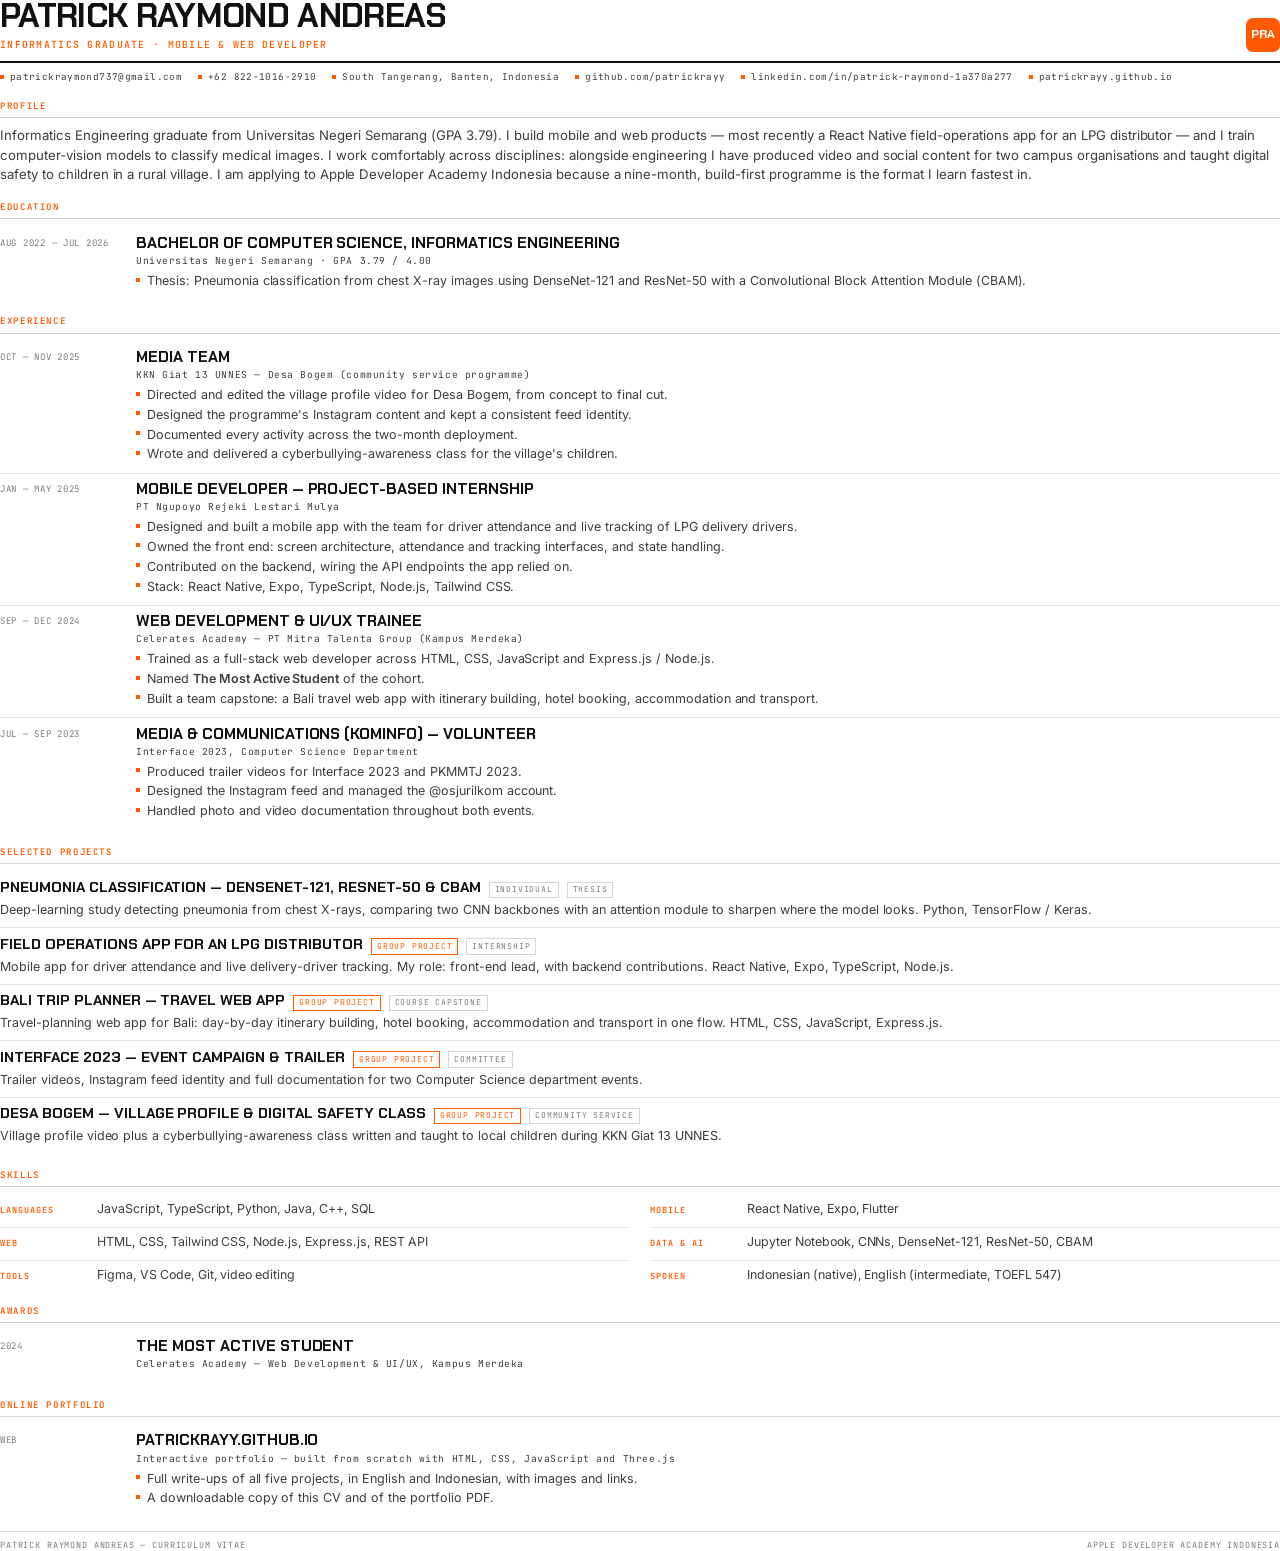
<file: pdf-source/cv.html>
<!DOCTYPE html>
<html lang="en">
<head>
<meta charset="utf-8">
<title>Patrick Raymond Andreas — CV</title>
<link rel="stylesheet" href="print.css">
<style>
@page { size: A4; margin: 12mm 13mm; }

/* ------------------------------------------------------------- masthead */
.masthead {
  display: grid;
  grid-template-columns: 1fr auto;
  align-items: end;
  gap: 14px;
  padding-bottom: 9px;
  border-bottom: 2.4px solid var(--ink);
}
.masthead h1 { font-family:"Chakra Petch",sans-serif; font-weight:700; font-size:25pt; line-height:.98; text-transform:uppercase; letter-spacing:-.02em; }
.masthead .role { font-family:"JetBrains Mono",monospace; font-size:7.4pt; letter-spacing:.13em; text-transform:uppercase; color:var(--accent); margin-top:5px; font-weight:500; }
.masthead .mark { width:34px; height:34px; background:var(--accent); color:#fff; display:grid; place-items:center; font-family:"Chakra Petch",sans-serif; font-weight:700; font-size:9pt; border-radius:7px; }

.contactbar {
  display: flex;
  flex-wrap: wrap;
  gap: 4px 16px;
  padding: 7px 0 0;
  font-family: "JetBrains Mono", monospace;
  font-size: 7pt;
  letter-spacing: .04em;
  color: var(--ink-2);
}
.contactbar span::before { content: ""; display:inline-block; width:4px; height:4px; background:var(--accent); margin-right:6px; vertical-align:1.5px; }

/* -------------------------------------------------------------- section */
.sec { margin-top: 16px; break-inside: avoid; }
.sec > h2 {
  font-family: "JetBrains Mono", monospace;
  font-size: 6.8pt;
  letter-spacing: .18em;
  text-transform: uppercase;
  font-weight: 600;
  color: var(--accent);
  padding-bottom: 4px;
  border-bottom: 1px solid var(--line);
  margin-bottom: 8px;
}

.profile { font-size: 9.9pt; color: var(--ink-2); line-height: 1.5; }

/* --------------------------------------------------------------- entries */
.entry { display: grid; grid-template-columns: 122px 1fr; gap: 14px; padding: 7.5px 0; break-inside: avoid; }
.entry + .entry { border-top: 1px solid var(--line-soft); }
.entry__when { font-family:"JetBrains Mono",monospace; font-size:6.8pt; letter-spacing:.08em; text-transform:uppercase; color:var(--muted); padding-top:2px; }
.entry__title { font-family:"Chakra Petch",sans-serif; font-weight:700; font-size:11.6pt; text-transform:uppercase; line-height:1.1; }
.entry__org { font-family:"JetBrains Mono",monospace; font-size:7.2pt; letter-spacing:.06em; color:var(--ink-2); margin:2px 0 4px; }
.entry ul li { position:relative; padding-left:11px; font-size:9.4pt; color:var(--ink-2); margin-bottom:1.5px; }
.entry ul li::before { content:""; position:absolute; left:0; top:5.5px; width:4px; height:4px; background:var(--accent); }

/* -------------------------------------------------------------- projects */
.proj { padding: 7.5px 0; break-inside: avoid; }
.proj + .proj { border-top: 1px solid var(--line-soft); }
.proj__head { display:flex; align-items:baseline; gap:8px; flex-wrap:wrap; }
.proj__title { font-family:"Chakra Petch",sans-serif; font-weight:700; font-size:11pt; text-transform:uppercase; line-height:1.1; }
.pill { font-family:"JetBrains Mono",monospace; font-size:6pt; letter-spacing:.1em; text-transform:uppercase; border:.8px solid var(--line); padding:1.5px 5px; color:var(--muted); }
.pill--group { border-color:var(--accent); color:var(--accent); }
.proj p { font-size:9.4pt; color:var(--ink-2); margin-top:3px; }

/* ---------------------------------------------------------------- skills */
.skills { display: grid; grid-template-columns: repeat(2, 1fr); gap: 5px 20px; }
.skills div { display:grid; grid-template-columns: 88px 1fr; gap:9px; align-items:baseline; padding:4.5px 0; border-top:1px solid var(--line-soft); }
.skills div:nth-child(-n+2) { border-top:0; }
.skills dt, .skills .k { font-family:"JetBrains Mono",monospace; font-size:6.4pt; letter-spacing:.11em; text-transform:uppercase; color:var(--accent); font-weight:600; }
.skills .v { font-size:9.3pt; color:var(--ink-2); }

/* ---------------------------------------------------------------- footer */
.foot { margin-top: 14px; padding-top: 7px; border-top: 1px solid var(--line); display:flex; justify-content:space-between; gap:14px; font-family:"JetBrains Mono",monospace; font-size:6.4pt; letter-spacing:.1em; text-transform:uppercase; color:var(--muted); }
</style>
</head>
<body>

<header class="masthead">
  <div>
    <h1>Patrick Raymond Andreas</h1>
    <div class="role">Informatics Graduate · Mobile &amp; Web Developer</div>
  </div>
  <div class="mark">PRA</div>
</header>

<div class="contactbar">
  <span>patrickraymond737@gmail.com</span>
  <span>+62 822-1016-2910</span>
  <span>South Tangerang, Banten, Indonesia</span>
  <span>github.com/patrickrayy</span>
  <span>linkedin.com/in/patrick-raymond-1a370a277</span>
  <!-- Ganti kalau URL GitHub Pages Anda berbeda -->
  <span>patrickrayy.github.io</span>
</div>

<section class="sec">
  <h2>Profile</h2>
  <p class="profile">
    Informatics Engineering graduate from Universitas Negeri Semarang (GPA 3.79). I build mobile and web
    products — most recently a React Native field-operations app for an LPG distributor — and I train
    computer-vision models to classify medical images. I work comfortably across disciplines: alongside
    engineering I have produced video and social content for two campus organisations and taught digital
    safety to children in a rural village. I am applying to Apple Developer Academy Indonesia because a
    nine-month, build-first programme is the format I learn fastest in.
  </p>
</section>

<section class="sec">
  <h2>Education</h2>
  <div class="entry">
    <div class="entry__when">Aug 2022 — Jul 2026</div>
    <div>
      <div class="entry__title">Bachelor of Computer Science, Informatics Engineering</div>
      <div class="entry__org">Universitas Negeri Semarang · GPA 3.79 / 4.00</div>
      <ul>
        <li>Thesis: Pneumonia classification from chest X-ray images using DenseNet-121 and ResNet-50 with a Convolutional Block Attention Module (CBAM).</li>
      </ul>
    </div>
  </div>
</section>

<section class="sec">
  <h2>Experience</h2>

  <div class="entry">
    <div class="entry__when">Oct — Nov 2025</div>
    <div>
      <div class="entry__title">Media Team</div>
      <div class="entry__org">KKN Giat 13 UNNES — Desa Bogem (community service programme)</div>
      <ul>
        <li>Directed and edited the village profile video for Desa Bogem, from concept to final cut.</li>
        <li>Designed the programme's Instagram content and kept a consistent feed identity.</li>
        <li>Documented every activity across the two-month deployment.</li>
        <li>Wrote and delivered a cyberbullying-awareness class for the village's children.</li>
      </ul>
    </div>
  </div>

  <div class="entry">
    <div class="entry__when">Jan — May 2025</div>
    <div>
      <div class="entry__title">Mobile Developer — Project-based Internship</div>
      <div class="entry__org">PT Ngupoyo Rejeki Lestari Mulya</div>
      <ul>
        <li>Designed and built a mobile app with the team for driver attendance and live tracking of LPG delivery drivers.</li>
        <li>Owned the front end: screen architecture, attendance and tracking interfaces, and state handling.</li>
        <li>Contributed on the backend, wiring the API endpoints the app relied on.</li>
        <li>Stack: React Native, Expo, TypeScript, Node.js, Tailwind CSS.</li>
      </ul>
    </div>
  </div>

  <div class="entry">
    <div class="entry__when">Sep — Dec 2024</div>
    <div>
      <div class="entry__title">Web Development &amp; UI/UX Trainee</div>
      <div class="entry__org">Celerates Academy — PT Mitra Talenta Group (Kampus Merdeka)</div>
      <ul>
        <li>Trained as a full-stack web developer across HTML, CSS, JavaScript and Express.js / Node.js.</li>
        <li>Named <strong>The Most Active Student</strong> of the cohort.</li>
        <li>Built a team capstone: a Bali travel web app with itinerary building, hotel booking, accommodation and transport.</li>
      </ul>
    </div>
  </div>

  <div class="entry">
    <div class="entry__when">Jul — Sep 2023</div>
    <div>
      <div class="entry__title">Media &amp; Communications (Kominfo) — Volunteer</div>
      <div class="entry__org">Interface 2023, Computer Science Department</div>
      <ul>
        <li>Produced trailer videos for Interface 2023 and PKMMTJ 2023.</li>
        <li>Designed the Instagram feed and managed the @osjurilkom account.</li>
        <li>Handled photo and video documentation throughout both events.</li>
      </ul>
    </div>
  </div>
</section>

<section class="sec">
  <h2>Selected Projects</h2>

  <div class="proj">
    <div class="proj__head">
      <span class="proj__title">Pneumonia Classification — DenseNet-121, ResNet-50 &amp; CBAM</span>
      <span class="pill">Individual</span>
      <span class="pill">Thesis</span>
    </div>
    <p>Deep-learning study detecting pneumonia from chest X-rays, comparing two CNN backbones with an attention module to sharpen where the model looks. Python, TensorFlow / Keras.</p>
  </div>

  <div class="proj">
    <div class="proj__head">
      <span class="proj__title">Field Operations App for an LPG Distributor</span>
      <span class="pill pill--group">Group project</span>
      <span class="pill">Internship</span>
    </div>
    <p>Mobile app for driver attendance and live delivery-driver tracking. My role: front-end lead, with backend contributions. React Native, Expo, TypeScript, Node.js.</p>
  </div>

  <div class="proj">
    <div class="proj__head">
      <span class="proj__title">Bali Trip Planner — Travel Web App</span>
      <span class="pill pill--group">Group project</span>
      <span class="pill">Course capstone</span>
    </div>
    <p>Travel-planning web app for Bali: day-by-day itinerary building, hotel booking, accommodation and transport in one flow. HTML, CSS, JavaScript, Express.js.</p>
  </div>

  <div class="proj">
    <div class="proj__head">
      <span class="proj__title">Interface 2023 — Event Campaign &amp; Trailer</span>
      <span class="pill pill--group">Group project</span>
      <span class="pill">Committee</span>
    </div>
    <p>Trailer videos, Instagram feed identity and full documentation for two Computer Science department events.</p>
  </div>

  <div class="proj">
    <div class="proj__head">
      <span class="proj__title">Desa Bogem — Village Profile &amp; Digital Safety Class</span>
      <span class="pill pill--group">Group project</span>
      <span class="pill">Community service</span>
    </div>
    <p>Village profile video plus a cyberbullying-awareness class written and taught to local children during KKN Giat 13 UNNES.</p>
  </div>
</section>

<section class="sec">
  <h2>Skills</h2>
  <div class="skills">
    <div><span class="k">Languages</span><span class="v">JavaScript, TypeScript, Python, Java, C++, SQL</span></div>
    <div><span class="k">Mobile</span><span class="v">React Native, Expo, Flutter</span></div>
    <div><span class="k">Web</span><span class="v">HTML, CSS, Tailwind CSS, Node.js, Express.js, REST API</span></div>
    <div><span class="k">Data &amp; AI</span><span class="v">Jupyter Notebook, CNNs, DenseNet-121, ResNet-50, CBAM</span></div>
    <div><span class="k">Tools</span><span class="v">Figma, VS Code, Git, video editing</span></div>
    <div><span class="k">Spoken</span><span class="v">Indonesian (native), English (intermediate, TOEFL 547)</span></div>
  </div>
</section>

<section class="sec">
  <h2>Awards</h2>
  <div class="entry">
    <div class="entry__when">2024</div>
    <div>
      <div class="entry__title">The Most Active Student</div>
      <div class="entry__org">Celerates Academy — Web Development &amp; UI/UX, Kampus Merdeka</div>
    </div>
  </div>
</section>

<section class="sec">
  <h2>Online Portfolio</h2>
  <div class="entry">
    <div class="entry__when">Web</div>
    <div>
      <div class="entry__title">patrickrayy.github.io</div>
      <div class="entry__org">Interactive portfolio — built from scratch with HTML, CSS, JavaScript and Three.js</div>
      <ul>
        <li>Full write-ups of all five projects, in English and Indonesian, with images and links.</li>
        <li>A downloadable copy of this CV and of the portfolio PDF.</li>
      </ul>
    </div>
  </div>
</section>

<div class="foot">
  <span>Patrick Raymond Andreas — Curriculum Vitae</span>
  <span>Apple Developer Academy Indonesia</span>
</div>

</body>
</html>
</file>
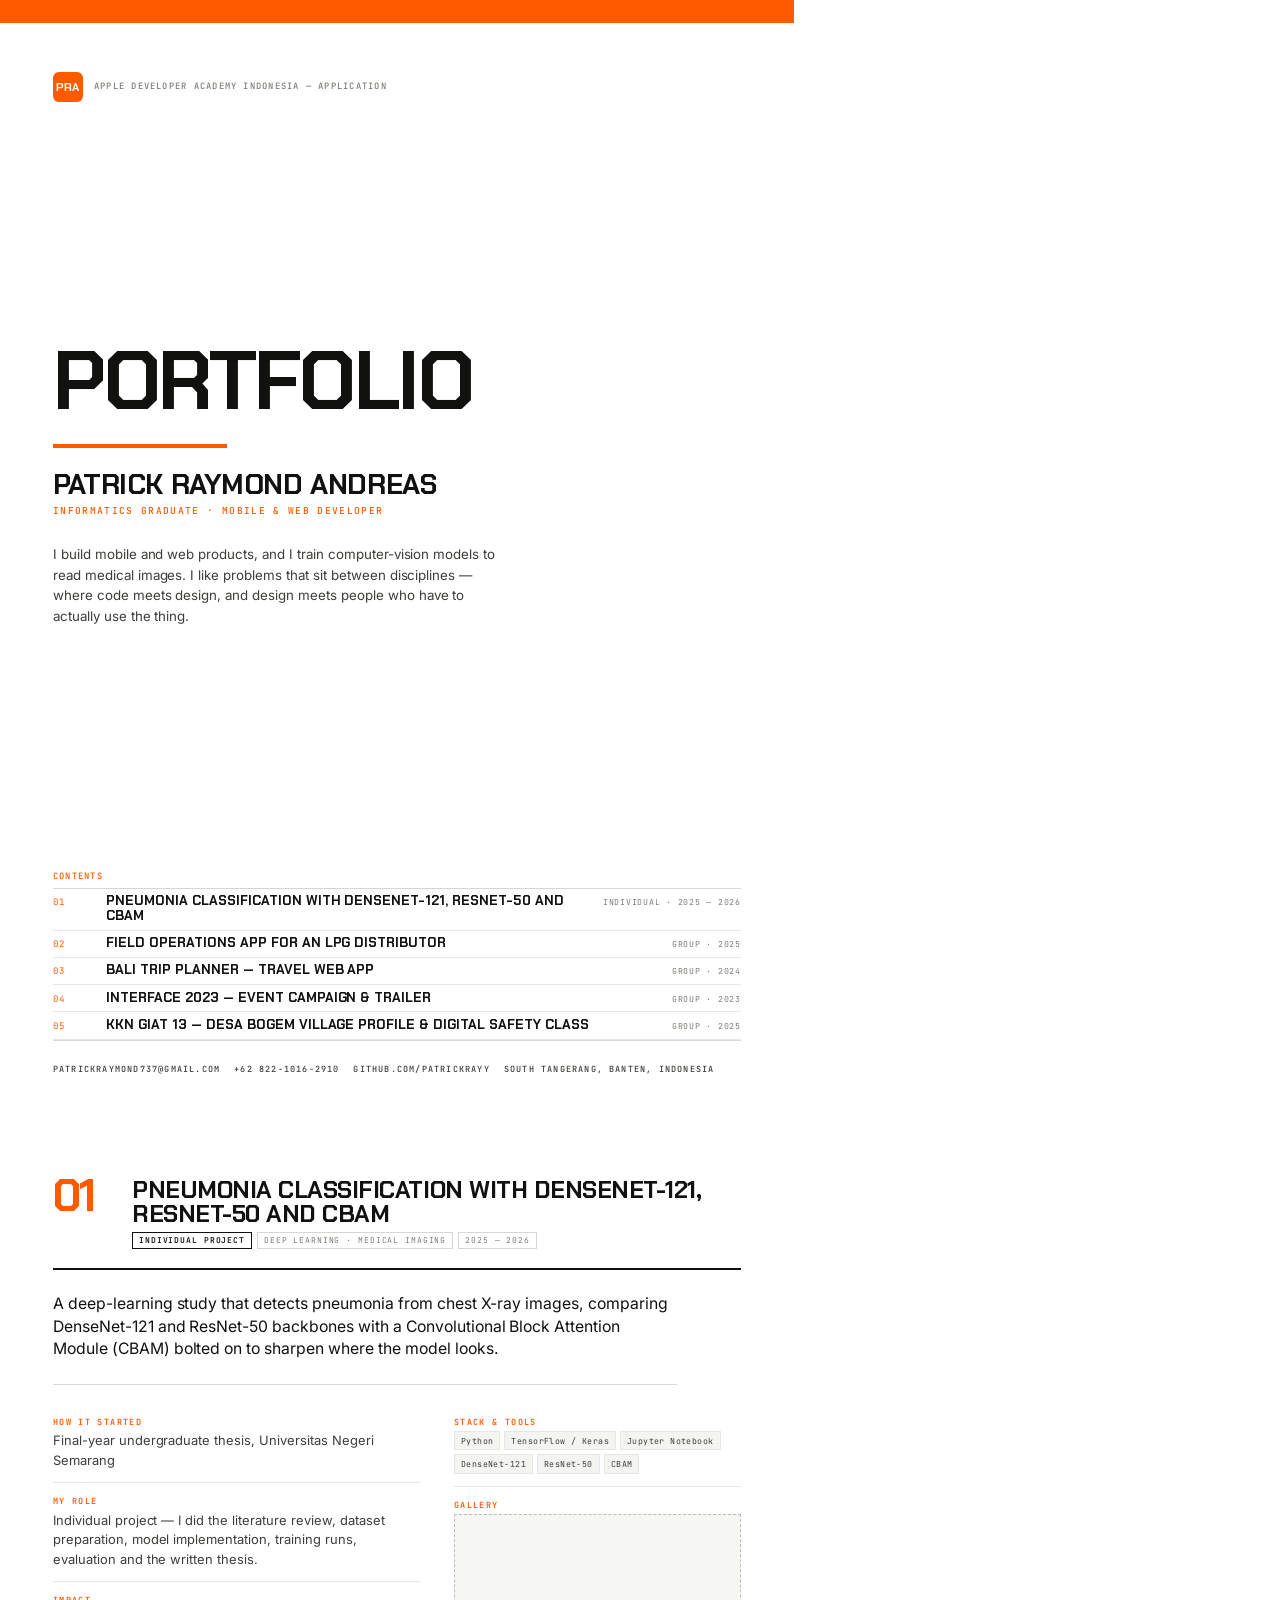
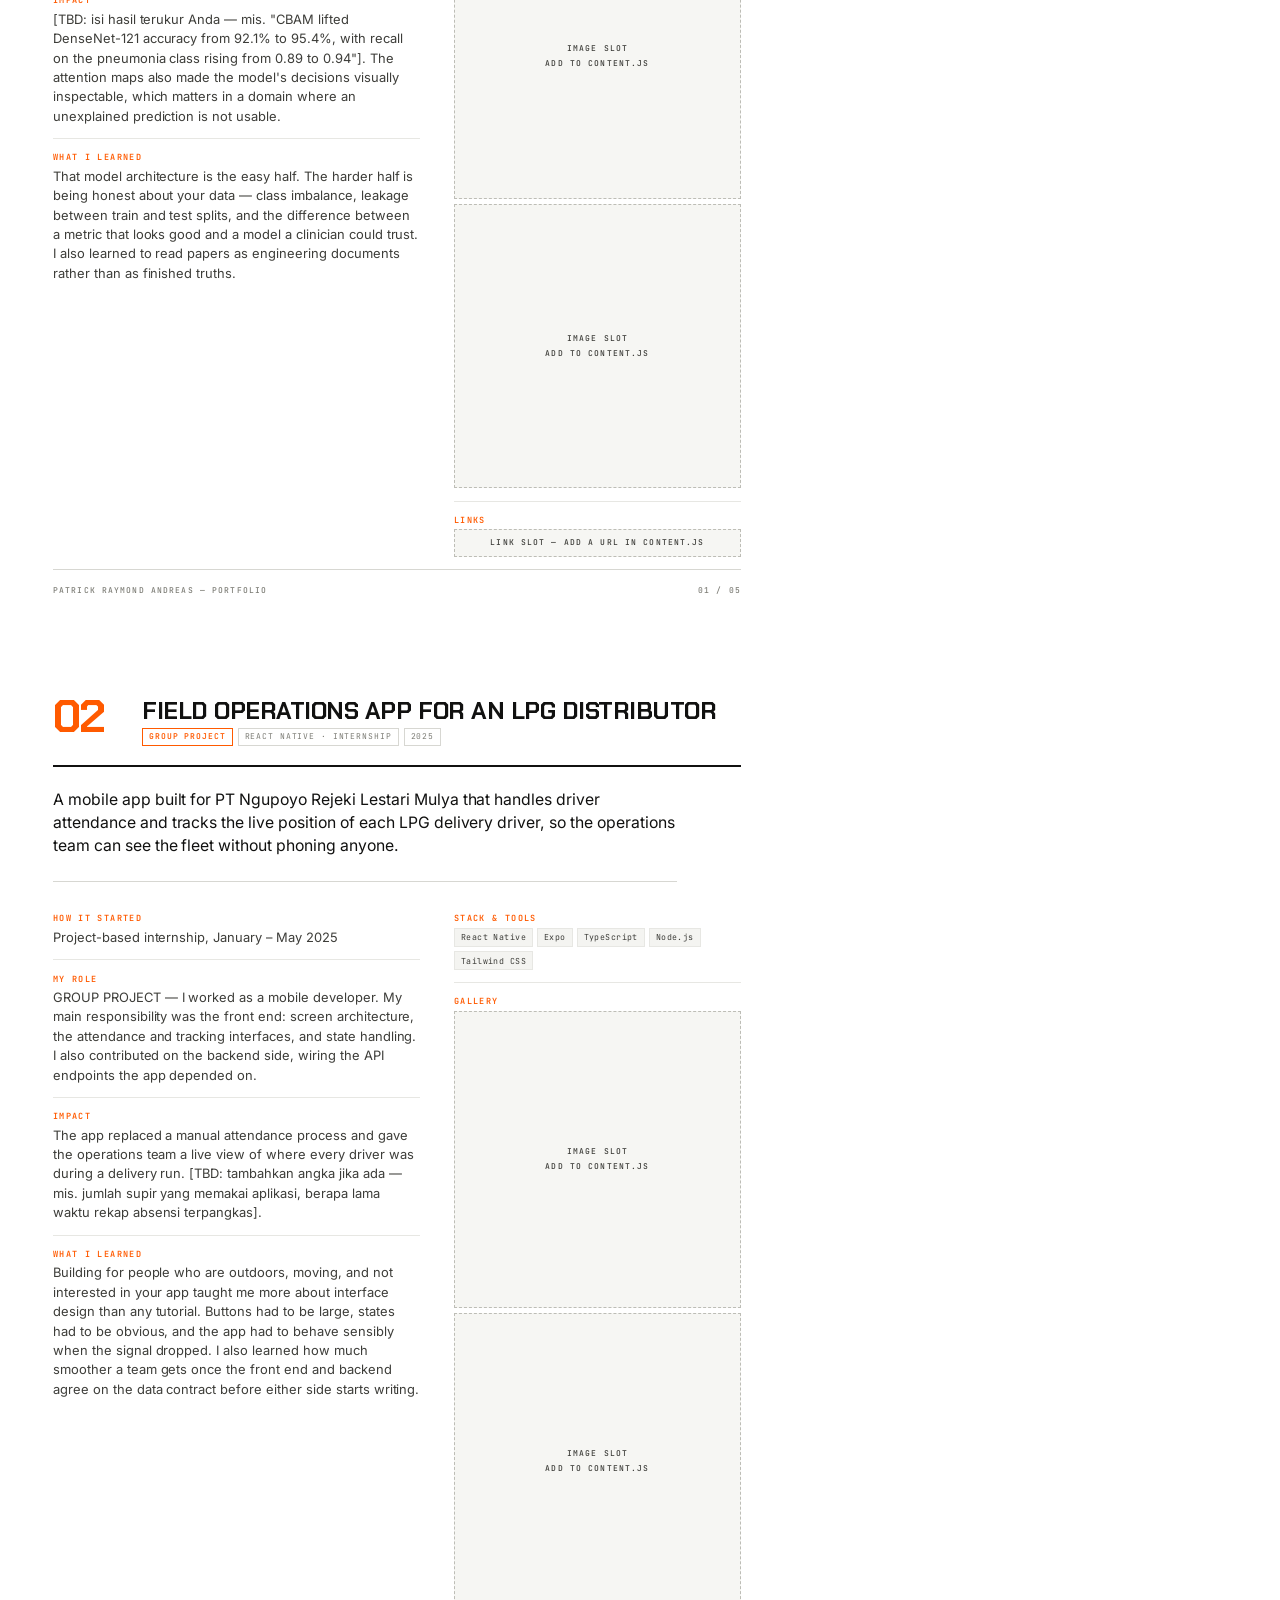
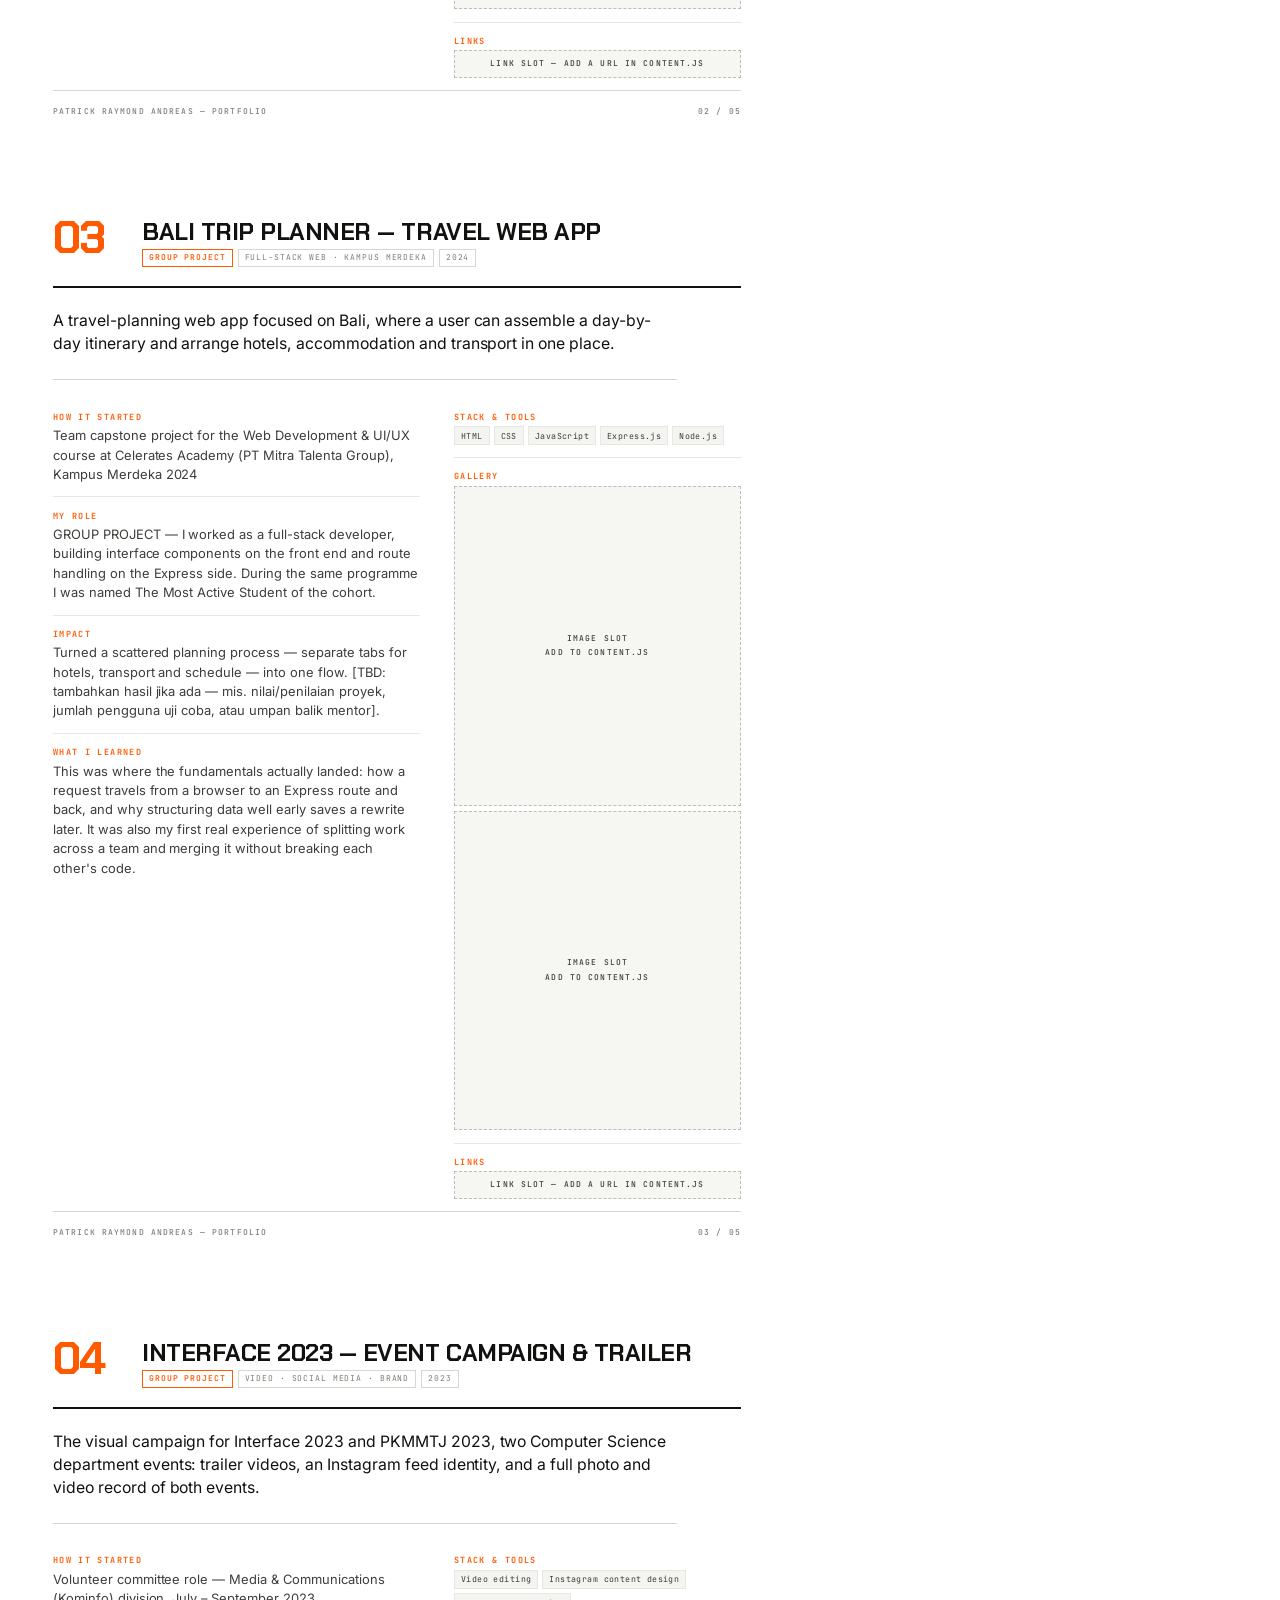
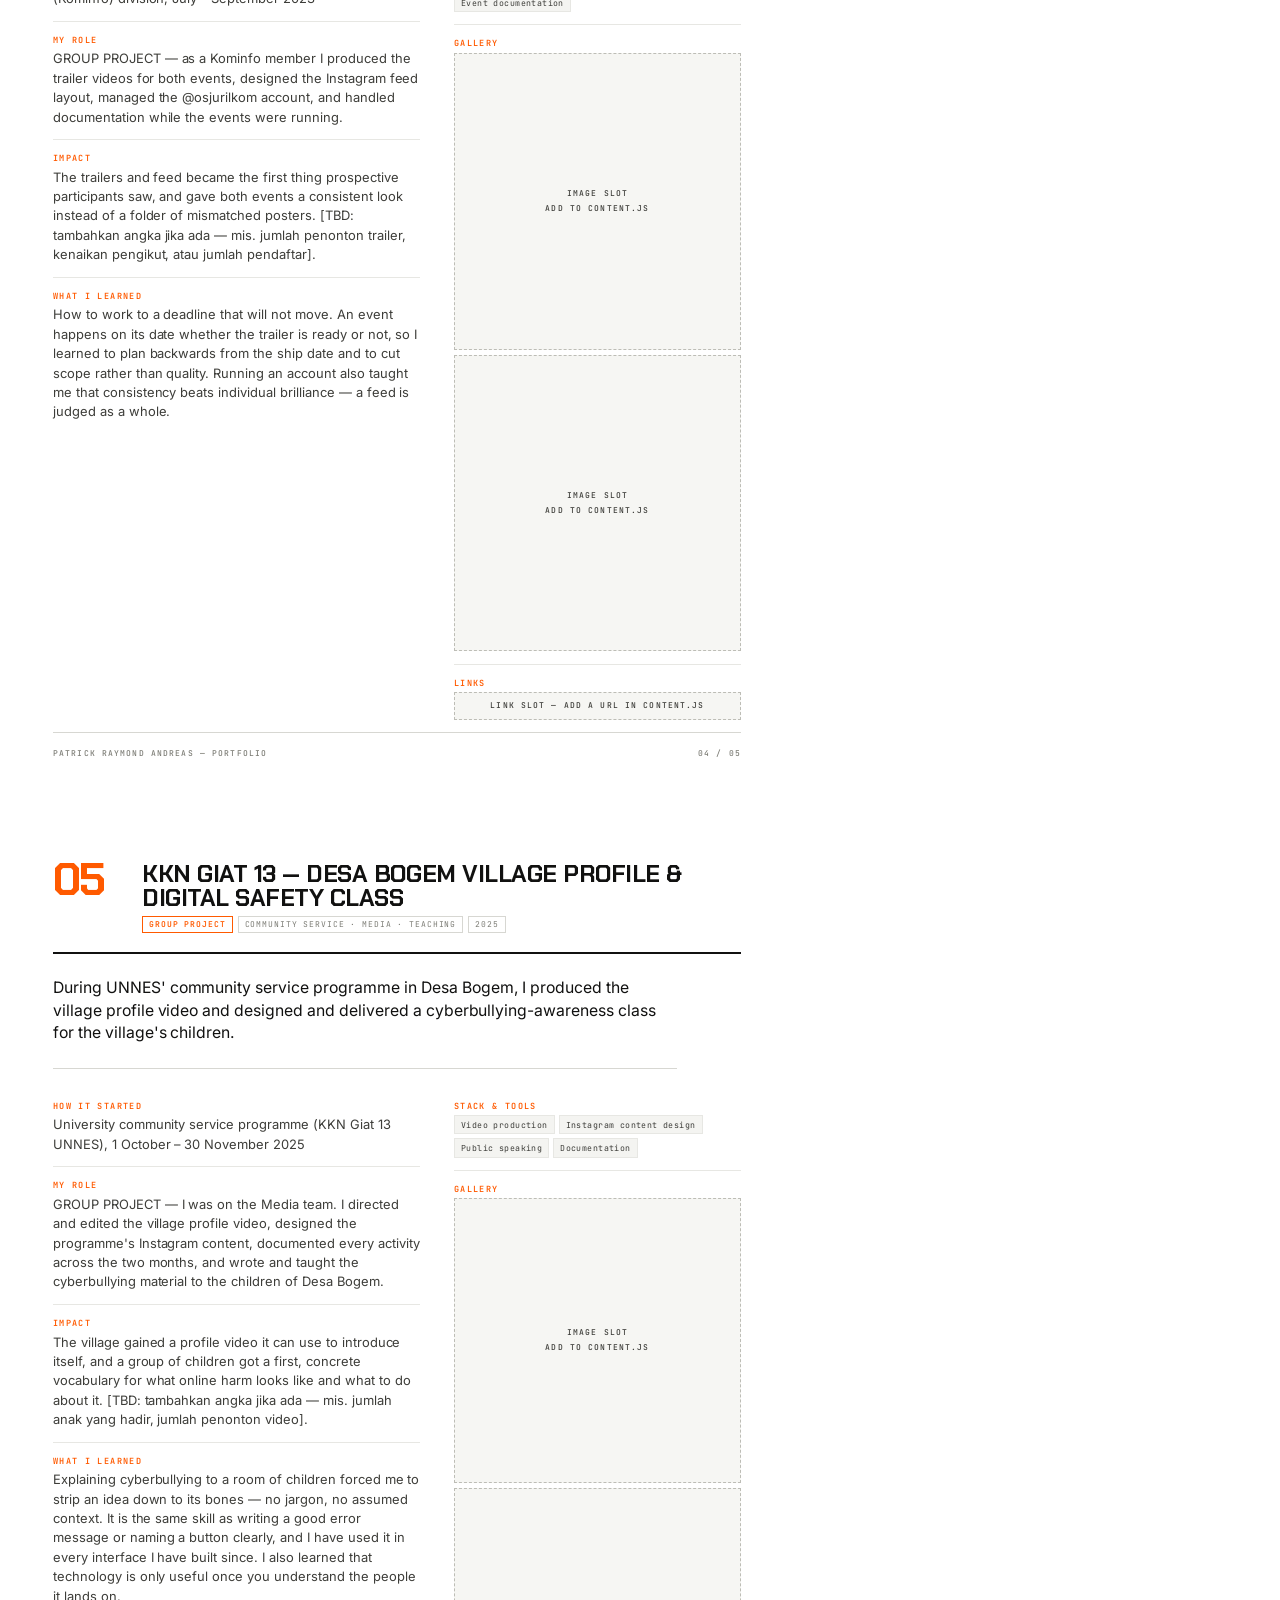
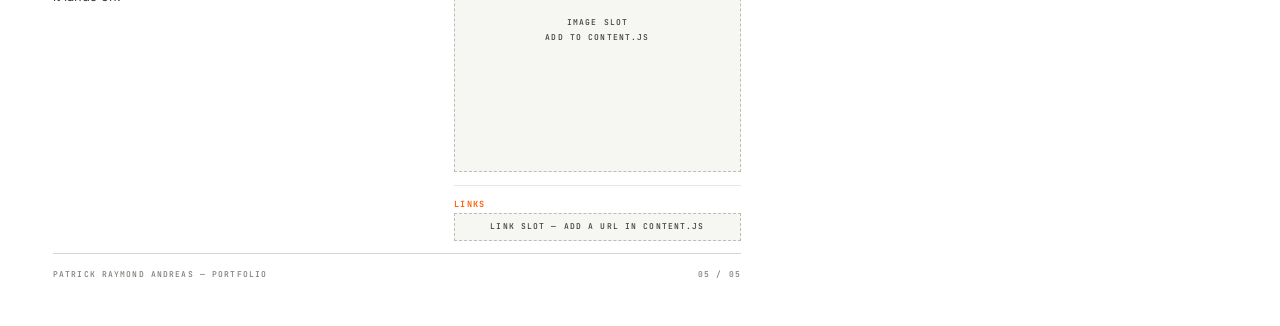
<file: pdf-source/portfolio.html>
<!DOCTYPE html>
<html lang="en">
<head>
<meta charset="utf-8">
<title>Patrick Raymond Andreas — Portfolio</title>
<link rel="stylesheet" href="print.css">
<link rel="stylesheet" href="portfolio.css">
</head>
<body>

<section class="page cover">
  <div class="cover__top">
    <span class="mark">PRA</span>
    <span class="mono">Apple Developer Academy Indonesia — Application</span>
  </div>

  <div class="cover__mid">
    <h1 class="cover__word">Portfolio</h1>
    <div class="cover__rule"></div>
    <h2 class="cover__name">Patrick Raymond Andreas</h2>
    <p class="cover__role mono">Informatics Graduate · Mobile &amp; Web Developer</p>
    <p class="cover__lead">I build mobile and web products, and I train computer-vision models to read medical images. I like problems that sit between disciplines — where code meets design, and design meets people who have to actually use the thing.</p>
  </div>

  <div class="cover__toc">
    <span class="mono accent">Contents</span>
    <ul class="toc">
    <li>
      <span class="toc__n">01</span>
      <span class="toc__t">Pneumonia Classification with DenseNet-121, ResNet-50 and CBAM</span>
      <span class="toc__m">Individual · 2025 — 2026</span>
    </li>
    <li>
      <span class="toc__n">02</span>
      <span class="toc__t">Field Operations App for an LPG Distributor</span>
      <span class="toc__m">Group · 2025</span>
    </li>
    <li>
      <span class="toc__n">03</span>
      <span class="toc__t">Bali Trip Planner — Travel Web App</span>
      <span class="toc__m">Group · 2024</span>
    </li>
    <li>
      <span class="toc__n">04</span>
      <span class="toc__t">Interface 2023 — Event Campaign &amp; Trailer</span>
      <span class="toc__m">Group · 2023</span>
    </li>
    <li>
      <span class="toc__n">05</span>
      <span class="toc__t">KKN Giat 13 — Desa Bogem Village Profile &amp; Digital Safety Class</span>
      <span class="toc__m">Group · 2025</span>
    </li></ul>
  </div>

  <div class="cover__foot">
    <span class="mono">patrickraymond737@gmail.com</span>
    <span class="mono">+62 822-1016-2910</span>
    <span class="mono">github.com/patrickrayy</span>
    <span class="mono">South Tangerang, Banten, Indonesia</span>
  </div>
</section>


<section class="page proj">
  <header class="proj__top">
    <div class="proj__num">01</div>
    <div>
      <h2 class="proj__title">Pneumonia Classification with DenseNet-121, ResNet-50 and CBAM</h2>
      <div class="proj__tags">
        <span class="pill pill--solo">Individual project</span>
        <span class="pill">Deep learning · Medical imaging</span>
        <span class="pill">2025 — 2026</span>
      </div>
    </div>
  </header>

  <p class="proj__summary">A deep-learning study that detects pneumonia from chest X-ray images, comparing DenseNet-121 and ResNet-50 backbones with a Convolutional Block Attention Module (CBAM) bolted on to sharpen where the model looks.</p>

  <div class="proj__body">
    <div class="col">
      <div class="f"><span class="f__k">How it started</span><p>Final-year undergraduate thesis, Universitas Negeri Semarang</p></div>
      <div class="f"><span class="f__k">My role</span><p>Individual project — I did the literature review, dataset preparation, model implementation, training runs, evaluation and the written thesis.</p></div>
      <div class="f"><span class="f__k">Impact</span><p>[TBD: isi hasil terukur Anda — mis. "CBAM lifted DenseNet-121 accuracy from 92.1% to 95.4%, with recall on the pneumonia class rising from 0.89 to 0.94"]. The attention maps also made the model's decisions visually inspectable, which matters in a domain where an unexplained prediction is not usable.</p></div>
      <div class="f"><span class="f__k">What I learned</span><p>That model architecture is the easy half. The harder half is being honest about your data — class imbalance, leakage between train and test splits, and the difference between a metric that looks good and a model a clinician could trust. I also learned to read papers as engineering documents rather than as finished truths.</p></div>
    </div>
    <div class="col">
      <div class="f">
        <span class="f__k">Stack &amp; tools</span>
        <div class="chips"><span class="chip">Python</span><span class="chip">TensorFlow / Keras</span><span class="chip">Jupyter Notebook</span><span class="chip">DenseNet-121</span><span class="chip">ResNet-50</span><span class="chip">CBAM</span></div>
      </div>
      <div class="f f--grow"><span class="f__k">Gallery</span><div class="shots">
         <div class="slot"><span class="mono">Image slot</span><span class="mono dim">add to content.js</span></div>
         <div class="slot"><span class="mono">Image slot</span><span class="mono dim">add to content.js</span></div>
       </div></div>
      <div class="f"><span class="f__k">Links</span><div class="slot slot--thin"><span class="mono dim">Link slot — add a URL in content.js</span></div></div>
    </div>
  </div>

  <footer class="pfoot">
    <span class="mono">Patrick Raymond Andreas — Portfolio</span>
    <span class="mono">01 / 05</span>
  </footer>
</section>

<section class="page proj">
  <header class="proj__top">
    <div class="proj__num">02</div>
    <div>
      <h2 class="proj__title">Field Operations App for an LPG Distributor</h2>
      <div class="proj__tags">
        <span class="pill pill--group">Group project</span>
        <span class="pill">React Native · Internship</span>
        <span class="pill">2025</span>
      </div>
    </div>
  </header>

  <p class="proj__summary">A mobile app built for PT Ngupoyo Rejeki Lestari Mulya that handles driver attendance and tracks the live position of each LPG delivery driver, so the operations team can see the fleet without phoning anyone.</p>

  <div class="proj__body">
    <div class="col">
      <div class="f"><span class="f__k">How it started</span><p>Project-based internship, January – May 2025</p></div>
      <div class="f"><span class="f__k">My role</span><p>GROUP PROJECT — I worked as a mobile developer. My main responsibility was the front end: screen architecture, the attendance and tracking interfaces, and state handling. I also contributed on the backend side, wiring the API endpoints the app depended on.</p></div>
      <div class="f"><span class="f__k">Impact</span><p>The app replaced a manual attendance process and gave the operations team a live view of where every driver was during a delivery run. [TBD: tambahkan angka jika ada — mis. jumlah supir yang memakai aplikasi, berapa lama waktu rekap absensi terpangkas].</p></div>
      <div class="f"><span class="f__k">What I learned</span><p>Building for people who are outdoors, moving, and not interested in your app taught me more about interface design than any tutorial. Buttons had to be large, states had to be obvious, and the app had to behave sensibly when the signal dropped. I also learned how much smoother a team gets once the front end and backend agree on the data contract before either side starts writing.</p></div>
    </div>
    <div class="col">
      <div class="f">
        <span class="f__k">Stack &amp; tools</span>
        <div class="chips"><span class="chip">React Native</span><span class="chip">Expo</span><span class="chip">TypeScript</span><span class="chip">Node.js</span><span class="chip">Tailwind CSS</span></div>
      </div>
      <div class="f f--grow"><span class="f__k">Gallery</span><div class="shots">
         <div class="slot"><span class="mono">Image slot</span><span class="mono dim">add to content.js</span></div>
         <div class="slot"><span class="mono">Image slot</span><span class="mono dim">add to content.js</span></div>
       </div></div>
      <div class="f"><span class="f__k">Links</span><div class="slot slot--thin"><span class="mono dim">Link slot — add a URL in content.js</span></div></div>
    </div>
  </div>

  <footer class="pfoot">
    <span class="mono">Patrick Raymond Andreas — Portfolio</span>
    <span class="mono">02 / 05</span>
  </footer>
</section>

<section class="page proj">
  <header class="proj__top">
    <div class="proj__num">03</div>
    <div>
      <h2 class="proj__title">Bali Trip Planner — Travel Web App</h2>
      <div class="proj__tags">
        <span class="pill pill--group">Group project</span>
        <span class="pill">Full-stack web · Kampus Merdeka</span>
        <span class="pill">2024</span>
      </div>
    </div>
  </header>

  <p class="proj__summary">A travel-planning web app focused on Bali, where a user can assemble a day-by-day itinerary and arrange hotels, accommodation and transport in one place.</p>

  <div class="proj__body">
    <div class="col">
      <div class="f"><span class="f__k">How it started</span><p>Team capstone project for the Web Development &amp; UI/UX course at Celerates Academy (PT Mitra Talenta Group), Kampus Merdeka 2024</p></div>
      <div class="f"><span class="f__k">My role</span><p>GROUP PROJECT — I worked as a full-stack developer, building interface components on the front end and route handling on the Express side. During the same programme I was named The Most Active Student of the cohort.</p></div>
      <div class="f"><span class="f__k">Impact</span><p>Turned a scattered planning process — separate tabs for hotels, transport and schedule — into one flow. [TBD: tambahkan hasil jika ada — mis. nilai/penilaian proyek, jumlah pengguna uji coba, atau umpan balik mentor].</p></div>
      <div class="f"><span class="f__k">What I learned</span><p>This was where the fundamentals actually landed: how a request travels from a browser to an Express route and back, and why structuring data well early saves a rewrite later. It was also my first real experience of splitting work across a team and merging it without breaking each other's code.</p></div>
    </div>
    <div class="col">
      <div class="f">
        <span class="f__k">Stack &amp; tools</span>
        <div class="chips"><span class="chip">HTML</span><span class="chip">CSS</span><span class="chip">JavaScript</span><span class="chip">Express.js</span><span class="chip">Node.js</span></div>
      </div>
      <div class="f f--grow"><span class="f__k">Gallery</span><div class="shots">
         <div class="slot"><span class="mono">Image slot</span><span class="mono dim">add to content.js</span></div>
         <div class="slot"><span class="mono">Image slot</span><span class="mono dim">add to content.js</span></div>
       </div></div>
      <div class="f"><span class="f__k">Links</span><div class="slot slot--thin"><span class="mono dim">Link slot — add a URL in content.js</span></div></div>
    </div>
  </div>

  <footer class="pfoot">
    <span class="mono">Patrick Raymond Andreas — Portfolio</span>
    <span class="mono">03 / 05</span>
  </footer>
</section>

<section class="page proj">
  <header class="proj__top">
    <div class="proj__num">04</div>
    <div>
      <h2 class="proj__title">Interface 2023 — Event Campaign &amp; Trailer</h2>
      <div class="proj__tags">
        <span class="pill pill--group">Group project</span>
        <span class="pill">Video · Social media · Brand</span>
        <span class="pill">2023</span>
      </div>
    </div>
  </header>

  <p class="proj__summary">The visual campaign for Interface 2023 and PKMMTJ 2023, two Computer Science department events: trailer videos, an Instagram feed identity, and a full photo and video record of both events.</p>

  <div class="proj__body">
    <div class="col">
      <div class="f"><span class="f__k">How it started</span><p>Volunteer committee role — Media &amp; Communications (Kominfo) division, July – September 2023</p></div>
      <div class="f"><span class="f__k">My role</span><p>GROUP PROJECT — as a Kominfo member I produced the trailer videos for both events, designed the Instagram feed layout, managed the @osjurilkom account, and handled documentation while the events were running.</p></div>
      <div class="f"><span class="f__k">Impact</span><p>The trailers and feed became the first thing prospective participants saw, and gave both events a consistent look instead of a folder of mismatched posters. [TBD: tambahkan angka jika ada — mis. jumlah penonton trailer, kenaikan pengikut, atau jumlah pendaftar].</p></div>
      <div class="f"><span class="f__k">What I learned</span><p>How to work to a deadline that will not move. An event happens on its date whether the trailer is ready or not, so I learned to plan backwards from the ship date and to cut scope rather than quality. Running an account also taught me that consistency beats individual brilliance — a feed is judged as a whole.</p></div>
    </div>
    <div class="col">
      <div class="f">
        <span class="f__k">Stack &amp; tools</span>
        <div class="chips"><span class="chip">Video editing</span><span class="chip">Instagram content design</span><span class="chip">Event documentation</span></div>
      </div>
      <div class="f f--grow"><span class="f__k">Gallery</span><div class="shots">
         <div class="slot"><span class="mono">Image slot</span><span class="mono dim">add to content.js</span></div>
         <div class="slot"><span class="mono">Image slot</span><span class="mono dim">add to content.js</span></div>
       </div></div>
      <div class="f"><span class="f__k">Links</span><div class="slot slot--thin"><span class="mono dim">Link slot — add a URL in content.js</span></div></div>
    </div>
  </div>

  <footer class="pfoot">
    <span class="mono">Patrick Raymond Andreas — Portfolio</span>
    <span class="mono">04 / 05</span>
  </footer>
</section>

<section class="page proj">
  <header class="proj__top">
    <div class="proj__num">05</div>
    <div>
      <h2 class="proj__title">KKN Giat 13 — Desa Bogem Village Profile &amp; Digital Safety Class</h2>
      <div class="proj__tags">
        <span class="pill pill--group">Group project</span>
        <span class="pill">Community service · Media · Teaching</span>
        <span class="pill">2025</span>
      </div>
    </div>
  </header>

  <p class="proj__summary">During UNNES' community service programme in Desa Bogem, I produced the village profile video and designed and delivered a cyberbullying-awareness class for the village's children.</p>

  <div class="proj__body">
    <div class="col">
      <div class="f"><span class="f__k">How it started</span><p>University community service programme (KKN Giat 13 UNNES), 1 October – 30 November 2025</p></div>
      <div class="f"><span class="f__k">My role</span><p>GROUP PROJECT — I was on the Media team. I directed and edited the village profile video, designed the programme's Instagram content, documented every activity across the two months, and wrote and taught the cyberbullying material to the children of Desa Bogem.</p></div>
      <div class="f"><span class="f__k">Impact</span><p>The village gained a profile video it can use to introduce itself, and a group of children got a first, concrete vocabulary for what online harm looks like and what to do about it. [TBD: tambahkan angka jika ada — mis. jumlah anak yang hadir, jumlah penonton video].</p></div>
      <div class="f"><span class="f__k">What I learned</span><p>Explaining cyberbullying to a room of children forced me to strip an idea down to its bones — no jargon, no assumed context. It is the same skill as writing a good error message or naming a button clearly, and I have used it in every interface I have built since. I also learned that technology is only useful once you understand the people it lands on.</p></div>
    </div>
    <div class="col">
      <div class="f">
        <span class="f__k">Stack &amp; tools</span>
        <div class="chips"><span class="chip">Video production</span><span class="chip">Instagram content design</span><span class="chip">Public speaking</span><span class="chip">Documentation</span></div>
      </div>
      <div class="f f--grow"><span class="f__k">Gallery</span><div class="shots">
         <div class="slot"><span class="mono">Image slot</span><span class="mono dim">add to content.js</span></div>
         <div class="slot"><span class="mono">Image slot</span><span class="mono dim">add to content.js</span></div>
       </div></div>
      <div class="f"><span class="f__k">Links</span><div class="slot slot--thin"><span class="mono dim">Link slot — add a URL in content.js</span></div></div>
    </div>
  </div>

  <footer class="pfoot">
    <span class="mono">Patrick Raymond Andreas — Portfolio</span>
    <span class="mono">05 / 05</span>
  </footer>
</section>

</body>
</html>
</file>
<file: pdf-source/print.css>
/* Shared print styles for the CV and Portfolio PDFs.
   Rendered to A4 with headless Chromium — see build-pdf.js */

@font-face { font-family:"Chakra Petch"; font-weight:600; font-display:block;
  src:url("../assets/fonts/chakra-petch-latin-600-normal.woff2") format("woff2"); }
@font-face { font-family:"Chakra Petch"; font-weight:700; font-display:block;
  src:url("../assets/fonts/chakra-petch-latin-700-normal.woff2") format("woff2"); }
@font-face { font-family:"JetBrains Mono"; font-weight:400; font-display:block;
  src:url("../assets/fonts/jetbrains-mono-latin-400-normal.woff2") format("woff2"); }
@font-face { font-family:"JetBrains Mono"; font-weight:500; font-display:block;
  src:url("../assets/fonts/jetbrains-mono-latin-500-normal.woff2") format("woff2"); }
@font-face { font-family:"JetBrains Mono"; font-weight:600; font-display:block;
  src:url("../assets/fonts/jetbrains-mono-latin-600-normal.woff2") format("woff2"); }
@font-face { font-family:"Inter"; font-weight:400; font-display:block;
  src:url("../assets/fonts/inter-latin-400-normal.woff2") format("woff2"); }
@font-face { font-family:"Inter"; font-weight:500; font-display:block;
  src:url("../assets/fonts/inter-latin-500-normal.woff2") format("woff2"); }
@font-face { font-family:"Inter"; font-weight:600; font-display:block;
  src:url("../assets/fonts/inter-latin-600-normal.woff2") format("woff2"); }

:root {
  --ink: #111110;
  --ink-2: #3d3d39;
  --muted: #7d7d76;
  --line: #d7d7d2;
  --line-soft: #e7e7e3;
  --accent: #ff5a00;
  --paper: #ffffff;
  --tint: #f4f4f1;
}

*, *::before, *::after { box-sizing: border-box; }
* { margin: 0; padding: 0; }
ul { list-style: none; }
a { color: inherit; text-decoration: none; }

html { -webkit-print-color-adjust: exact; print-color-adjust: exact; }
body {
  background: var(--paper);
  color: var(--ink);
  font-family: "Inter", system-ui, sans-serif;
  font-size: 9.4pt;
  line-height: 1.46;
  letter-spacing: -.002em;
}

.mono {
  font-family: "JetBrains Mono", monospace;
  font-size: 6.6pt;
  letter-spacing: .14em;
  text-transform: uppercase;
  font-weight: 500;
}
.display {
  font-family: "Chakra Petch", sans-serif;
  font-weight: 700;
  text-transform: uppercase;
  letter-spacing: -.015em;
  line-height: 1.02;
}
.accent { color: var(--accent); }
.dim { color: var(--muted); }

.page { position: relative; break-after: page; }
.page:last-child { break-after: auto; }
</file>
<file: pdf-source/portfolio.css>
/* Portfolio PDF — one A4 page per project, plus a cover. */

@page { size: A4; margin: 0; }

.page {
  width: 210mm;
  height: 296.6mm;
  padding: 15mm 14mm 12mm;
  display: flex;
  flex-direction: column;
  overflow: hidden;
  background: var(--paper);
}

.mark {
  width: 30px; height: 30px;
  background: var(--accent);
  color: #fff;
  display: grid; place-items: center;
  font-family: "Chakra Petch", sans-serif;
  font-weight: 700; font-size: 8.4pt;
  border-radius: 6px;
}

/* =================================================================== COVER */
.cover { position: relative; }
.cover::before {
  content: "";
  position: absolute;
  top: 0; left: 0; right: 0;
  height: 6mm;
  background: var(--accent);
}
.cover__top {
  display: flex;
  align-items: center;
  gap: 11px;
  padding-top: 4mm;
  padding-bottom: 10mm;
}
.cover__top .mono { color: var(--muted); }

.cover__mid { flex: 1; display: flex; flex-direction: column; justify-content: center; }
.cover__word {
  font-family: "Chakra Petch", sans-serif;
  font-weight: 700;
  font-size: 62pt;
  line-height: .88;
  text-transform: uppercase;
  letter-spacing: -.035em;
}
.cover__rule { width: 46mm; height: 3.4px; background: var(--accent); margin: 7mm 0 6mm; }
.cover__name {
  font-family: "Chakra Petch", sans-serif;
  font-weight: 700;
  font-size: 21pt;
  line-height: 1.04;
  text-transform: uppercase;
  letter-spacing: -.015em;
}
.cover__role { color: var(--accent); margin-top: 4px; font-size: 7.2pt; }
.cover__lead { margin-top: 7mm; max-width: 118mm; font-size: 10pt; line-height: 1.55; color: var(--ink-2); }

.cover__toc { margin-top: 10mm; }
.cover__toc > .mono { display: block; margin-bottom: 5px; }
.toc { border-top: 1px solid var(--line); }
.toc li {
  display: grid;
  grid-template-columns: 12mm 1fr auto;
  gap: 8px;
  align-items: baseline;
  padding: 5.5px 0;
  border-bottom: 1px solid var(--line-soft);
}
.toc__n { font-family:"JetBrains Mono",monospace; font-size:6.8pt; color: var(--accent); letter-spacing:.1em; }
.toc__t { font-family:"Chakra Petch",sans-serif; font-weight:700; font-size:10pt; text-transform:uppercase; line-height:1.12; }
.toc__m { font-family:"JetBrains Mono",monospace; font-size:6.2pt; letter-spacing:.09em; text-transform:uppercase; color: var(--muted); white-space: nowrap; }

.cover__foot {
  margin-top: auto;
  padding-top: 6mm;
  border-top: 1px solid var(--line);
  display: flex;
  flex-wrap: wrap;
  gap: 4px 14px;
}
.cover__foot .mono { color: var(--ink-2); font-size: 6.4pt; }

/* ============================================================ PROJECT PAGE */
.proj__top {
  display: grid;
  grid-template-columns: auto 1fr;
  gap: 10mm;
  align-items: start;
  padding-bottom: 5mm;
  border-bottom: 2.2px solid var(--ink);
}
.proj__num {
  font-family: "Chakra Petch", sans-serif;
  font-weight: 700;
  font-size: 34pt;
  line-height: .8;
  color: var(--accent);
  letter-spacing: -.04em;
}
.proj__title {
  font-family: "Chakra Petch", sans-serif;
  font-weight: 700;
  font-size: 18pt;
  line-height: 1.02;
  text-transform: uppercase;
  letter-spacing: -.02em;
}
.proj__tags { display: flex; flex-wrap: wrap; gap: 5px; margin-top: 5px; }

.pill {
  font-family: "JetBrains Mono", monospace;
  font-size: 6pt;
  letter-spacing: .11em;
  text-transform: uppercase;
  border: .9px solid var(--line);
  padding: 2px 6px;
  color: var(--muted);
}
.pill--group { border-color: var(--accent); color: var(--accent); font-weight: 600; }
.pill--solo  { border-color: var(--ink); color: var(--ink); font-weight: 600; }

.proj__summary {
  font-size: 11.8pt;
  line-height: 1.45;
  color: var(--ink);
  padding: 6mm 0;
  border-bottom: 1px solid var(--line);
  max-width: 165mm;
}

.proj__body {
  flex: 1;
  display: grid;
  grid-template-columns: 1.28fr 1fr;
  gap: 9mm;
  padding-top: 5mm;
  min-height: 0;
}
.col { display: flex; flex-direction: column; }

.f { padding: 3.2mm 0; border-bottom: 1px solid var(--line-soft); }
.f:last-child { border-bottom: 0; }
.f__k {
  display: block;
  font-family: "JetBrains Mono", monospace;
  font-size: 6.4pt;
  letter-spacing: .16em;
  text-transform: uppercase;
  font-weight: 600;
  color: var(--accent);
  margin-bottom: 3px;
}
.f p { font-size: 9.7pt; line-height: 1.5; color: var(--ink-2); }

.chips { display: flex; flex-wrap: wrap; gap: 4px; }
.chip {
  font-family: "JetBrains Mono", monospace;
  font-size: 6.2pt;
  letter-spacing: .05em;
  padding: 2.5px 6px;
  background: var(--tint);
  border: .8px solid var(--line-soft);
  color: var(--ink-2);
}

.shots { display: grid; gap: 5px; grid-auto-rows: 1fr; height: 100%; }
.shots img { width: 100%; aspect-ratio: 4 / 3; object-fit: cover; border: 1px solid var(--line); }
.shots figcaption { font-family:"JetBrains Mono",monospace; font-size:5.8pt; color: var(--muted); margin-top: 2px; }
.f--grow { flex: 1; display: flex; flex-direction: column; min-height: 0; }
.f--grow .shots { flex: 1; }
/* when real images are supplied they stretch to fill the column instead of
   holding a fixed 4:3 box */
.f--grow .shots figure { display: flex; flex-direction: column; min-height: 0; }
.f--grow .shots img { flex: 1; height: 100%; aspect-ratio: auto; min-height: 0; }

.slot {
  border: 1px dashed #bdbdb6;
  /* flat fill on purpose — a repeating-gradient here gets rasterised by the
     PDF renderer and blows the file up from ~120 KB to several megabytes */
  background: #f6f6f3;
  min-height: 26mm;
  display: grid;
  place-content: center;
  justify-items: center;
  gap: 3px;
  text-align: center;
  padding: 6px;
}
.slot .mono { font-size: 6pt; color: var(--ink-2); }
.slot--thin { min-height: 0; padding: 7px; }

.links { display: grid; gap: 3px; }
.links li {
  display: grid;
  gap: 1px;
  padding: 4px 6px;
  border: 1px solid var(--line);
}
.links .mono { font-size: 6pt; color: var(--accent); }
.links .url { font-family: "JetBrains Mono", monospace; font-size: 6.2pt; color: var(--ink-2); word-break: break-all; }

.pfoot {
  margin-top: auto;
  padding-top: 4mm;
  border-top: 1px solid var(--line);
  display: flex;
  justify-content: space-between;
  gap: 12px;
}
.pfoot .mono { font-size: 6pt; color: var(--muted); }
</file>
